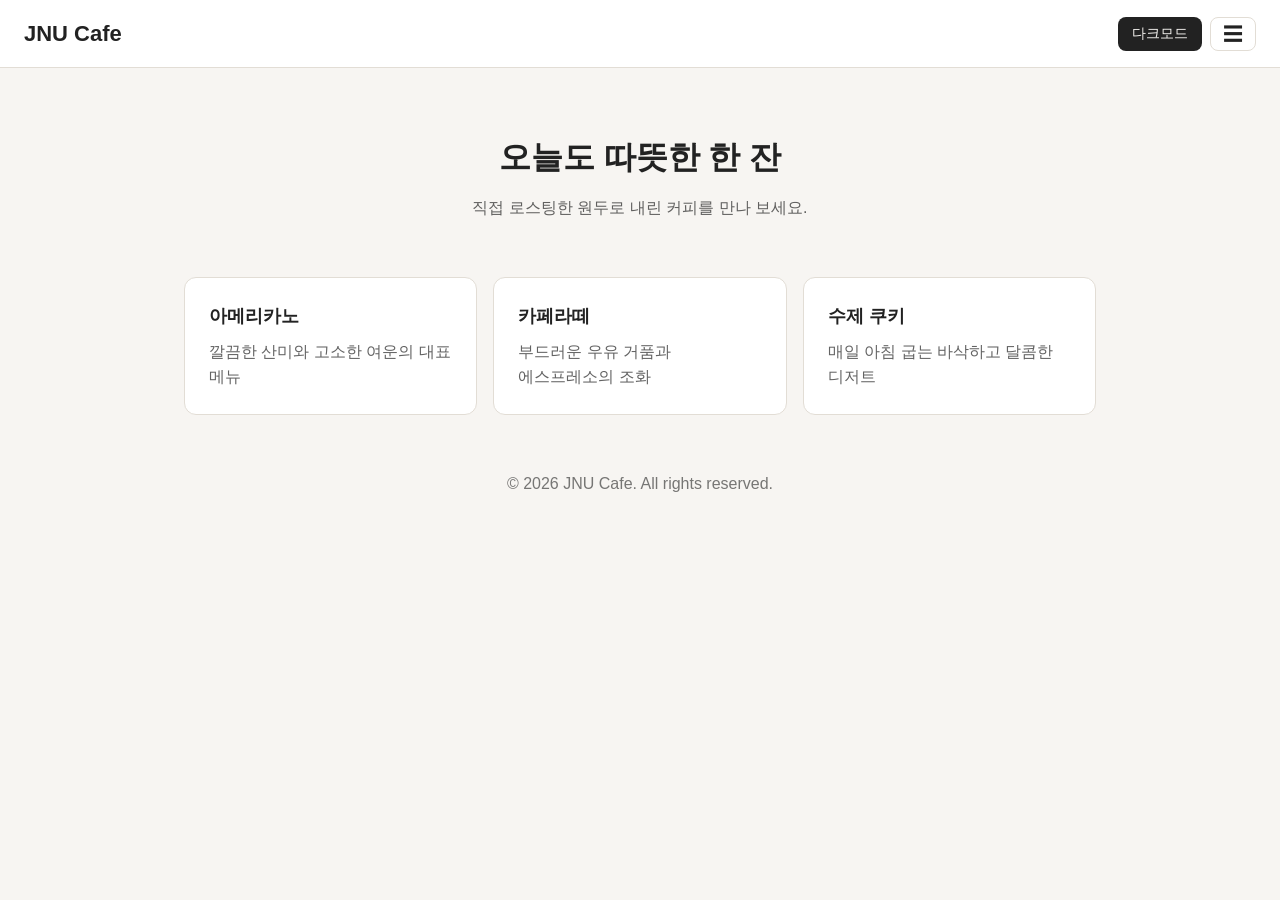
<file: week10/index.html>
<!DOCTYPE html>
<html lang="ko">
<head>
  <meta charset="UTF-8">
  <meta name="viewport" content="width=device-width, initial-scale=1.0">
  <title>10주차 실습 미션 - 햄버거 메뉴 · 다크모드 버튼</title>

  <style>
    /* ===== 기본 스타일 (수정 금지) ===== */
    * { margin: 0; padding: 0; box-sizing: border-box; }

    body {
      font-family: 'Noto Sans KR', sans-serif;
      line-height: 1.6;
      word-break: keep-all;
      background: var(--bg);
      color: var(--text);
    }

    ul { list-style: none; }
    a { color: inherit; text-decoration: none; }

    .header {
      display: flex;
      flex-wrap: wrap;
      align-items: center;
      justify-content: space-between;
      padding: 16px 24px;
      background: var(--card);
      border-bottom: 1px solid var(--border);
    }
    .logo { font-size: 22px; font-weight: 700; }
    .header-right { display: flex; align-items: center; gap: 8px; }
    .gnb { flex-basis: 100%; }

    .hero { padding: 64px 24px 32px; text-align: center; }
    .hero h1 { font-size: 32px; margin-bottom: 12px; }
    .hero p { opacity: 0.7; }

    .card-list {
      display: grid;
      grid-template-columns: repeat(auto-fit, minmax(240px, 1fr));
      gap: 16px;
      max-width: 960px;
      margin: 0 auto;
      padding: 24px;
    }
    .card {
      padding: 24px;
      background: var(--card);
      border: 1px solid var(--border);
      border-radius: 12px;
    }
    .card h2 { font-size: 18px; margin-bottom: 8px; }
    .card p { opacity: 0.7; }

    .footer { padding: 32px 24px; text-align: center; opacity: 0.6; }


    /* ===== 여기부터 실습 과제 작성 ===== */

    /* [미션 1-2] 햄버거 메뉴 CSS
       - .menu-btn : 메뉴 버튼 스타일
       - .gnb : 평소에는 숨김
       - .gnb.open : open 클래스가 붙으면 표시 */
    .menu-btn {
      padding: 6px 12px;
      font-family: inherit;
      font-size: 20px;
      line-height: 1;
      background: none;
      color: var(--text);
      border: 1px solid var(--border);
      border-radius: 8px;
      cursor: pointer;
    }

    .gnb {
      display: none;
    }

    .gnb.open {
      display: block;
    }

    .gnb ul {
      padding-top: 12px;
    }

    .gnb a {
      display: block;
      padding: 10px 4px;
      border-top: 1px solid var(--border);
    }


    /* [미션 2-2] 다크모드 CSS
       - :root : 변수 정의 (--bg, --card, --text, --border) 라이트 색상
       - body.dark-mode : 같은 변수의 다크 색상으로 덮어쓰기
       - .theme-btn : 다크모드 버튼 스타일 */
    :root {
      --bg: #f7f5f2;
      --card: #ffffff;
      --text: #222222;
      --border: #e2ddd5;
    }

    body.dark-mode {
      --bg: #121212;
      --card: #1e1e1e;
      --text: #eeeeee;
      --border: #333333;
    }

    .theme-btn {
      padding: 8px 14px;
      font-family: inherit;
      font-size: 14px;
      background: var(--text);
      color: var(--bg);
      border: none;
      border-radius: 8px;
      cursor: pointer;
    }

  </style>
</head>
<body>

  <header class="header">
    <a class="logo" href="#">JNU Cafe</a>

    <div class="header-right">
      <!-- [미션 2-1] 다크모드 버튼 HTML (class="theme-btn", 문구: 다크모드) -->
      <button class="theme-btn" type="button">다크모드</button>

      <!-- [미션 1-1] 햄버거 메뉴 버튼 HTML (class="menu-btn", 문구: ☰ 문자를 복사해서 사용) -->
      <button class="menu-btn" type="button" aria-label="메뉴 열기">☰</button>
    </div>

    <!-- [미션 1-1] 메뉴 nav HTML (class="gnb", 메뉴 4개: 홈 · 메뉴 · 매장 안내 · 문의) -->
    <nav class="gnb">
      <ul>
        <li><a href="#">홈</a></li>
        <li><a href="#">메뉴</a></li>
        <li><a href="#">매장 안내</a></li>
        <li><a href="#">문의</a></li>
      </ul>
    </nav>
  </header>

  <main>
    <section class="hero">
      <h1>오늘도 따뜻한 한 잔</h1>
      <p>직접 로스팅한 원두로 내린 커피를 만나 보세요.</p>
    </section>

    <section class="card-list">
      <article class="card">
        <h2>아메리카노</h2>
        <p>깔끔한 산미와 고소한 여운의 대표 메뉴</p>
      </article>
      <article class="card">
        <h2>카페라떼</h2>
        <p>부드러운 우유 거품과 에스프레소의 조화</p>
      </article>
      <article class="card">
        <h2>수제 쿠키</h2>
        <p>매일 아침 굽는 바삭하고 달콤한 디저트</p>
      </article>
    </section>
  </main>

  <footer class="footer">
    <p>&copy; 2026 JNU Cafe. All rights reserved.</p>
  </footer>


  <script>
    /* ===== 여기부터 실습 과제 작성 ===== */

    /* [미션 1-3] 햄버거 메뉴 JS
       - 메뉴 버튼과 .gnb 요소를 변수에 저장
       - 버튼을 클릭하면 .gnb 에 open 클래스 켜기/끄기 */
    const menuBtn = document.querySelector('.menu-btn');
    const gnb = document.querySelector('.gnb');

    menuBtn.addEventListener('click', function () {
      gnb.classList.toggle('open');
    });


    /* [미션 2-3] 다크모드 버튼 JS
       - 다크모드 버튼을 변수에 저장
       - 버튼을 클릭하면 body 에 dark-mode 클래스 켜기/끄기
       - 현재 모드에 맞게 버튼 문구 바꾸기 (다크모드 ↔ 라이트모드) */
    const themeBtn = document.querySelector('.theme-btn');
    const body = document.querySelector('body');

    themeBtn.addEventListener('click', function () {
      body.classList.toggle('dark-mode');

      if (body.classList.contains('dark-mode')) {
        themeBtn.textContent = '라이트모드';
      } else {
        themeBtn.textContent = '다크모드';
      }
    });

  </script>
</body>
</html>
</file>
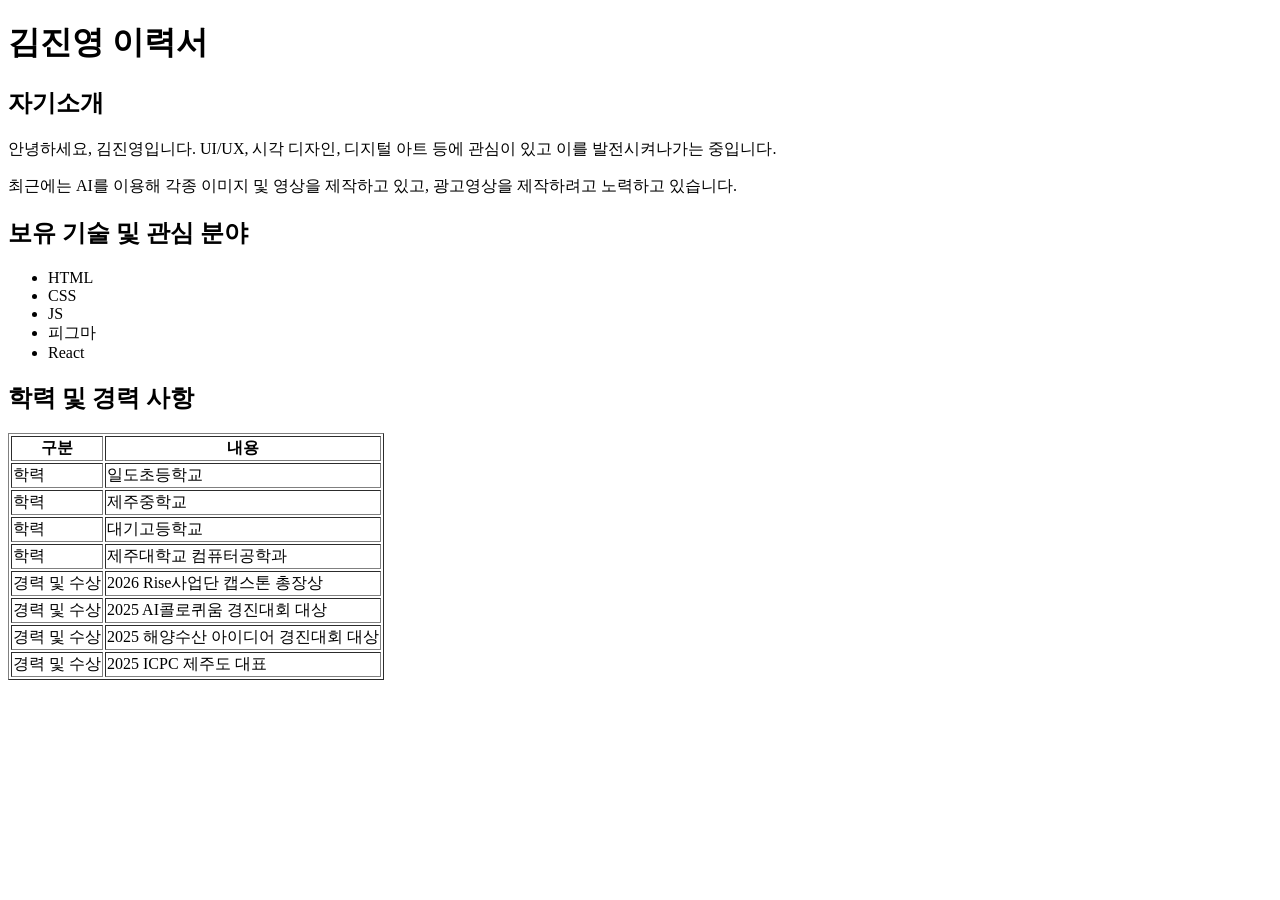
<file: week2/index.html>
<!DOCTYPE html>
<html>
<head>
<meta charset="UTF-8">
<title>김진영 이력서</title>
</head>
<body>
    <h1>김진영 이력서</h1>
    
    <h2>자기소개</h2>
    <p>안녕하세요, 김진영입니다. UI/UX, 시각 디자인, 디지털 아트 등에 관심이 있고 이를 발전시켜나가는 중입니다.</p>
    <p>최근에는 AI를 이용해 각종 이미지 및 영상을 제작하고 있고, 광고영상을 제작하려고 노력하고 있습니다. </p>
    <h2>보유 기술 및 관심 분야</h2>
    <ul>
        <li>HTML</li>
        <li>CSS</li>
        <li>JS</li>
        <li>피그마</li>
        <li>React</li>
    </ul>
    
    <h2>학력 및 경력 사항</h2>
    <table border="1">
        <thead>
            <tr>
                <th>구분</th>
                <th>내용</th>
            </tr>
        </thead>
        <tbody>
            <tr>
                <td>학력</td>
                <td>일도초등학교</td>
            </tr>
            <tr>
                <td>학력</td>
                <td>제주중학교</td>
            </tr>
            <tr>
                <td>학력</td>
                <td>대기고등학교</td>
            </tr>
            <tr>
                <td>학력</td>
                <td>제주대학교 컴퓨터공학과</td>
            </tr>
            <tr>
                <td>경력 및 수상</td>
                <td>2026 Rise사업단 캡스톤 총장상</td>
            </tr>
            <tr>
                <td>경력 및 수상</td>
                <td>2025 AI콜로퀴움 경진대회 대상</td>
            </tr>
            <tr>
                <td>경력 및 수상</td>
                <td>2025 해양수산 아이디어 경진대회 대상</td>
            </tr>
            <tr>
                <td>경력 및 수상</td>
                <td>2025 ICPC 제주도 대표</td>
            </tr>
        </tbody>
    </table>
</body>
</html>
</file>
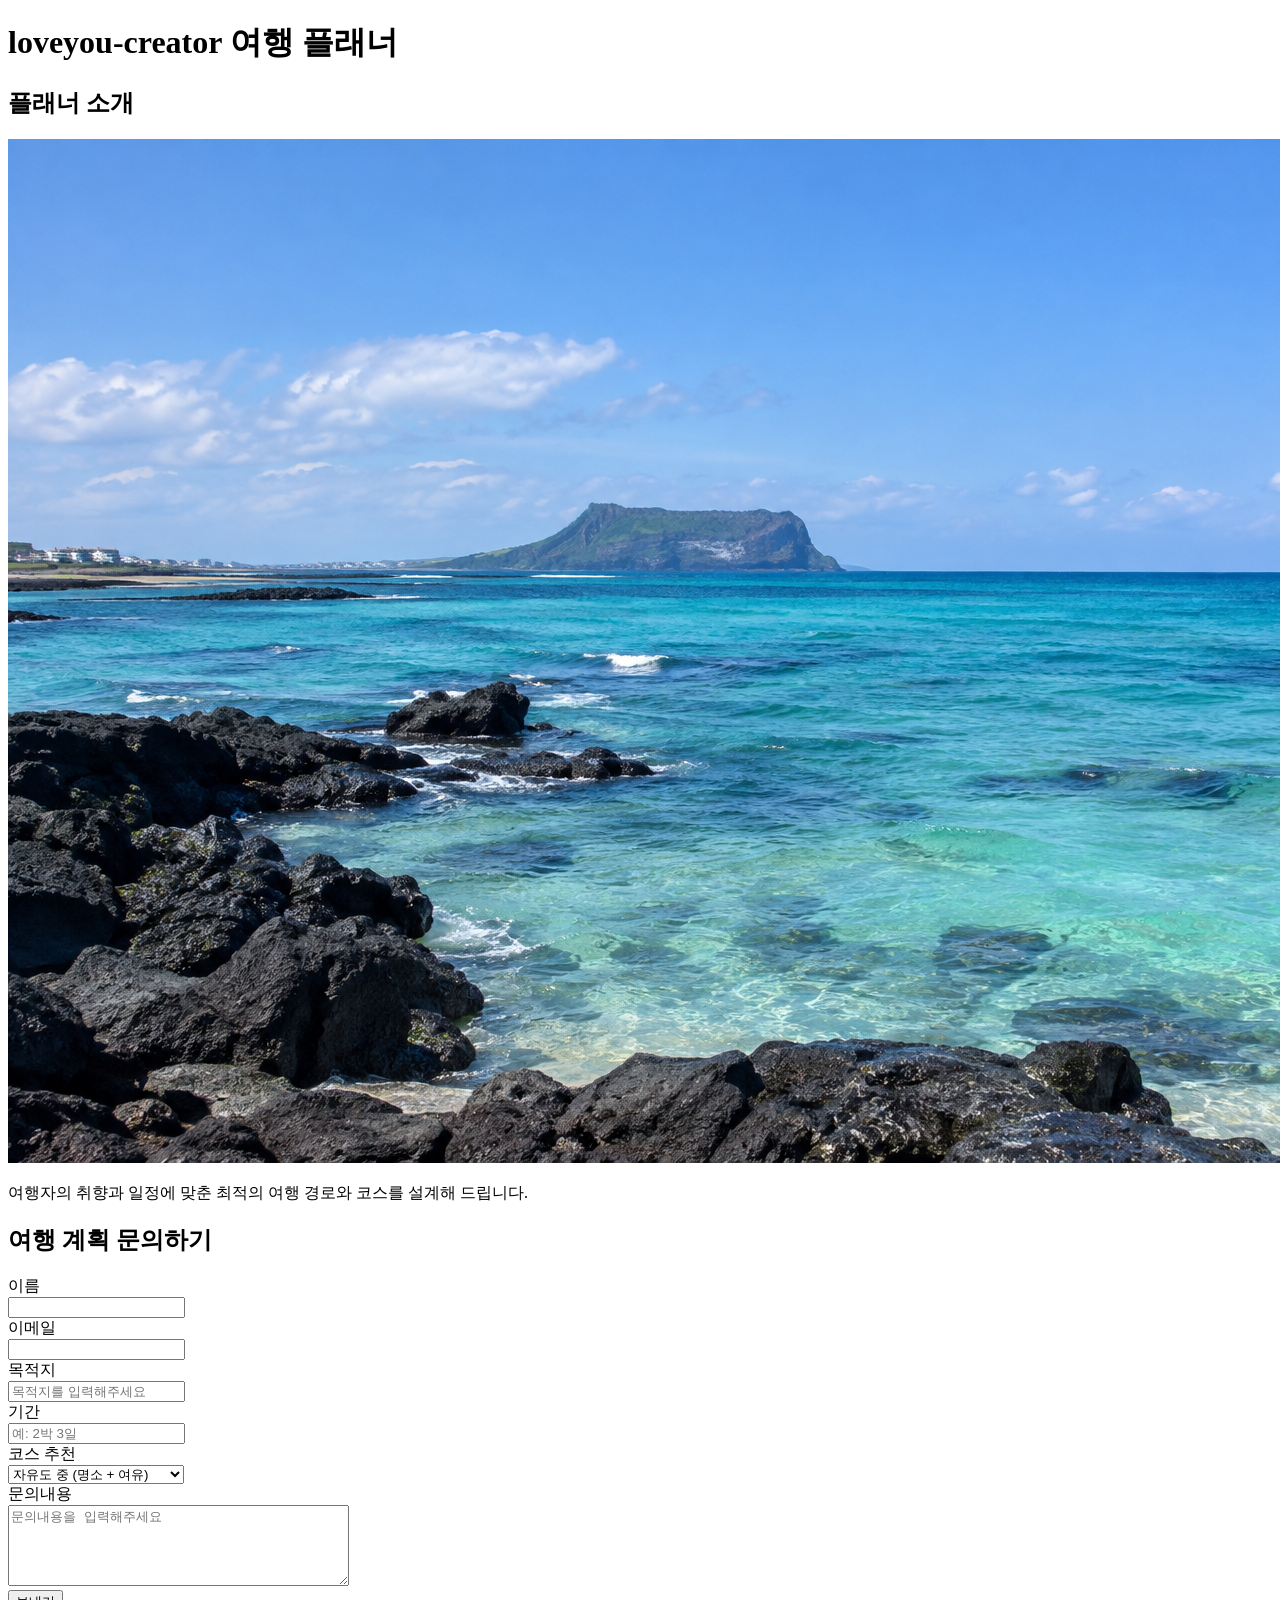
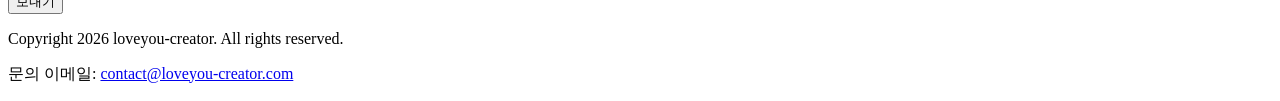
<file: week3/index.html>
<!DOCTYPE html>
<html lang="ko">
<head>
  <meta charset="UTF-8">
  <title>loveyou-creator 맞춤형 여행 계획 문의</title>
  <meta name="description" content="loveyou-creator의 맞춤형 여행 일정 및 코스 추천 문의 페이지입니다.">
  <meta property="og:title" content="loveyou-creator 맞춤형 여행 계획 문의">
  <meta property="og:description" content="원하는 여행 목적지와 코스 자유도에 맞춘 맞춤형 여행 플랜을 신청하세요.">
  <meta property="og:url" content="https://loveyou-creator.github.io/web-practice-2026/week3">
</head>
<body>
  <header>
    <h1>loveyou-creator 여행 플래너</h1>
  </header>

  <main>
    <section>
      <h2>플래너 소개</h2>
      <img src="profile.png" alt="loveyou-creator 여행 플래너 대표 프로필 이미지">
      <p>여행자의 취향과 일정에 맞춘 최적의 여행 경로와 코스를 설계해 드립니다.</p>
    </section>

    <section>
      <h2>여행 계획 문의하기</h2>
      <form method="post">
        <label for="name">이름</label><br>
        <input type="text" id="name" name="name" required>
        <br>

        <label for="email">이메일</label><br>
        <input type="email" id="email" name="email" required>
        <br>

        <label for="destination">목적지</label><br>
        <input type="text" id="destination" name="destination" placeholder="목적지를 입력해주세요" required>
        <br>

        <label for="period">기간</label><br>
        <input type="text" id="period" name="period" placeholder="예: 2박 3일" required>
        <br>

        <label for="course">코스 추천</label><br>
        <select id="course" name="course">
          <option value="low">자유도 하 (밀착 풀코스)</option>
          <option value="medium" selected>자유도 중 (명소 + 여유)</option>
          <option value="high">자유도 상 (자유 일정 중심)</option>
          <option value="healing">힐링 및 휴양 코스</option>
          <option value="gourmet">맛집 탐방 코스</option>
        </select>
        <br>

        <label for="message">문의내용</label><br>
        <textarea id="message" name="message" rows="5" cols="40" placeholder="문의내용을 입력해주세요" required></textarea>
        <br>

        <button type="submit">보내기</button>
      </form>
    </section>
  </main>

  <footer>
    <p>Copyright 2026 loveyou-creator. All rights reserved.</p>
    <p>문의 이메일: <a href="mailto:contact@loveyou-creator.com">contact@loveyou-creator.com</a></p>
  </footer>
</body>
</html>
</file>
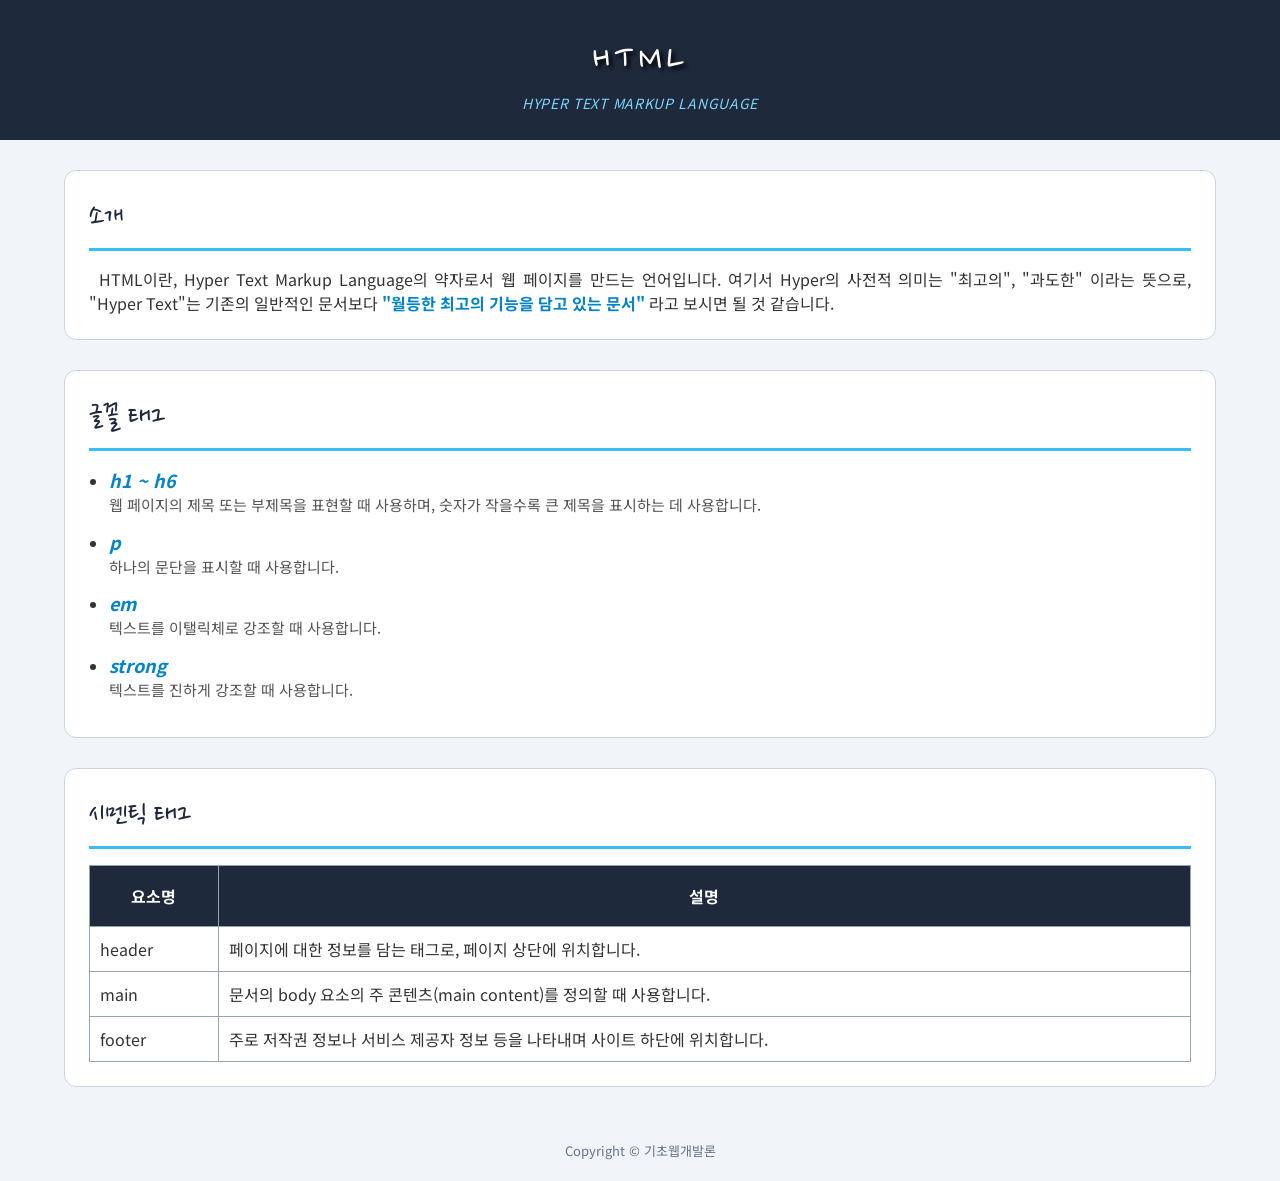
<file: week4/index.html>
<!doctype html>
<html lang="ko">
  <head>
    <meta charset="UTF-8" />
    <meta name="viewport" content="width=device-width, initial-scale=1.0" />
    <title>나만의 프로필 카드 - Week 4</title>

    <!-- 구글 웹 폰트 연결 (Nanum Pen Script, Noto Sans KR) -->
    <link rel="preconnect" href="https://fonts.googleapis.com" />
    <link rel="preconnect" href="https://fonts.gstatic.com" crossorigin />
    <link
      href="https://fonts.googleapis.com/css2?family=Nanum+Pen+Script&family=Noto+Sans+KR:wght@100..900&display=swap"
      rel="stylesheet"
    />

    <!-- Internal Style Sheet -->
    <style>
      /* ========== 기본 스타일 초기화 ========== */ /*주석을 달아보라고 하셔서 최대한 구분해서 작성해보았습니다.*/
      * {
        margin: 0;
        padding: 0;
      }

      body {
        /* 본문 웹 폰트 */
        font-family: 'Noto Sans KR', sans-serif;
        font-size: 16px;
        line-height: 1.5;
        color: #333;
        background-color: #f1f5f9;
      }

      /* ========== Header ========== */
      header {
        height: 80px;
        padding: 30px 20px;
        background-color: #1e293b;
        color: #fff;
        text-align: center;
      }

      /* 제목 웹 폰트 (손글씨체) */
      h1,
      h2 {
        font-family: 'Nanum Pen Script', cursive;
        font-weight: 400;
      }

      header h1 {
        font-size: 40px;
        letter-spacing: 0.1em;
        text-shadow: 3px 3px 4px #000;
      }

      header span {
        font-size: 14px;
        font-style: italic;
        text-transform: uppercase;
        letter-spacing: 0.05em;
        color: #7dd3fc;
      }

      /* ========== Main - 섹션 카드 ========== */
      main > section {
        box-sizing: border-box;
        width: 90%;
        margin: 30px 5%;
        padding: 24px;
        border: 1px solid #cbd5e1;
        border-radius: 12px;
        background-color: #fff;
      }

      h2 {
        margin-bottom: 16px;
        padding-bottom: 8px;
        border-bottom: 3px solid #38bdf8;
        font-size: 30px;
        color: #1e293b;
      }

      /* 소개 섹션 */
      .intro p {
        text-indent: 10px;
        text-align: justify;
      }

      .intro strong {
        color: #0284c7;
      }

      /* 글꼴 태그 목록 */
      .tag-list {
        padding-left: 20px;
      }

      .tag-list li {
        margin-bottom: 12px;
      }

      .tag-list li em {
        font-size: 18px;
        font-weight: bold;
        color: #0284c7;
      }

      .tag-list li p {
        font-size: 15px;
        color: #555;
      }

      /* 시멘틱 태그 표 */
      .semantic-table {
        width: 100%;
        border: 1px solid #222;
        border-collapse: collapse;
      }

      .semantic-table th,
      .semantic-table td {
        border: 1px solid #94a3b8;
        padding: 10px;
      }

      .semantic-table th {
        height: 40px;
        background-color: #1e293b;
        color: #fff;
      }

      .semantic-table tbody tr:hover {
        background-color: #e0f2fe;
      }

      /* ========== Footer ========== */
      footer {
        padding: 20px;
        text-align: center;
      }

      footer small {
        font-size: 13px;
        color: #64748b;
      }
    </style>
  </head>
  <body>
    <header>
      <h1>HTML</h1>
      <span>Hyper Text Markup Language</span>
    </header>
    <main>
      <section class="intro">
        <h2>소개</h2>
        <p>
          HTML이란, Hyper Text Markup Language의 약자로서 웹 페이지를 만드는
          언어입니다. 여기서 Hyper의 사전적 의미는 "최고의", "과도한" 이라는
          뜻으로, "Hyper Text"는 기존의 일반적인 문서보다
          <strong>"월등한 최고의 기능을 담고 있는 문서"</strong> 라고 보시면 될
          것 같습니다.
        </p>
      </section>

      <section>
        <h2>글꼴 태그</h2>
        <ul class="tag-list">
          <li>
            <em>h1 ~ h6</em>
            <p>
              웹 페이지의 제목 또는 부제목을 표현할 때 사용하며, 숫자가
              작을수록 큰 제목을 표시하는 데 사용합니다.
            </p>
          </li>
          <li>
            <em>p</em>
            <p>하나의 문단을 표시할 때 사용합니다.</p>
          </li>
          <li>
            <em>em</em>
            <p>텍스트를 이탤릭체로 강조할 때 사용합니다.</p>
          </li>
          <li>
            <em>strong</em>
            <p>텍스트를 진하게 강조할 때 사용합니다.</p>
          </li>
        </ul>
      </section>

      <section>
        <h2>시멘틱 태그</h2>
        <table class="semantic-table">
          <thead>
            <tr>
              <th scope="col">요소명</th>
              <th scope="col">설명</th>
            </tr>
          </thead>
          <tbody>
            <tr>
              <td>header</td>
              <td>
                페이지에 대한 정보를 담는 태그로, 페이지 상단에 위치합니다.
              </td>
            </tr>
            <tr>
              <td>main</td>
              <td>
                문서의 body 요소의 주 콘텐츠(main content)를 정의할 때
                사용합니다.
              </td>
            </tr>
            <tr>
              <td>footer</td>
              <td>
                주로 저작권 정보나 서비스 제공자 정보 등을 나타내며 사이트
                하단에 위치합니다.
              </td>
            </tr>
          </tbody>
        </table>
      </section>
    </main>
    <footer>
      <small>Copyright &copy; 기초웹개발론</small>
    </footer>
  </body>
</html>
</file>
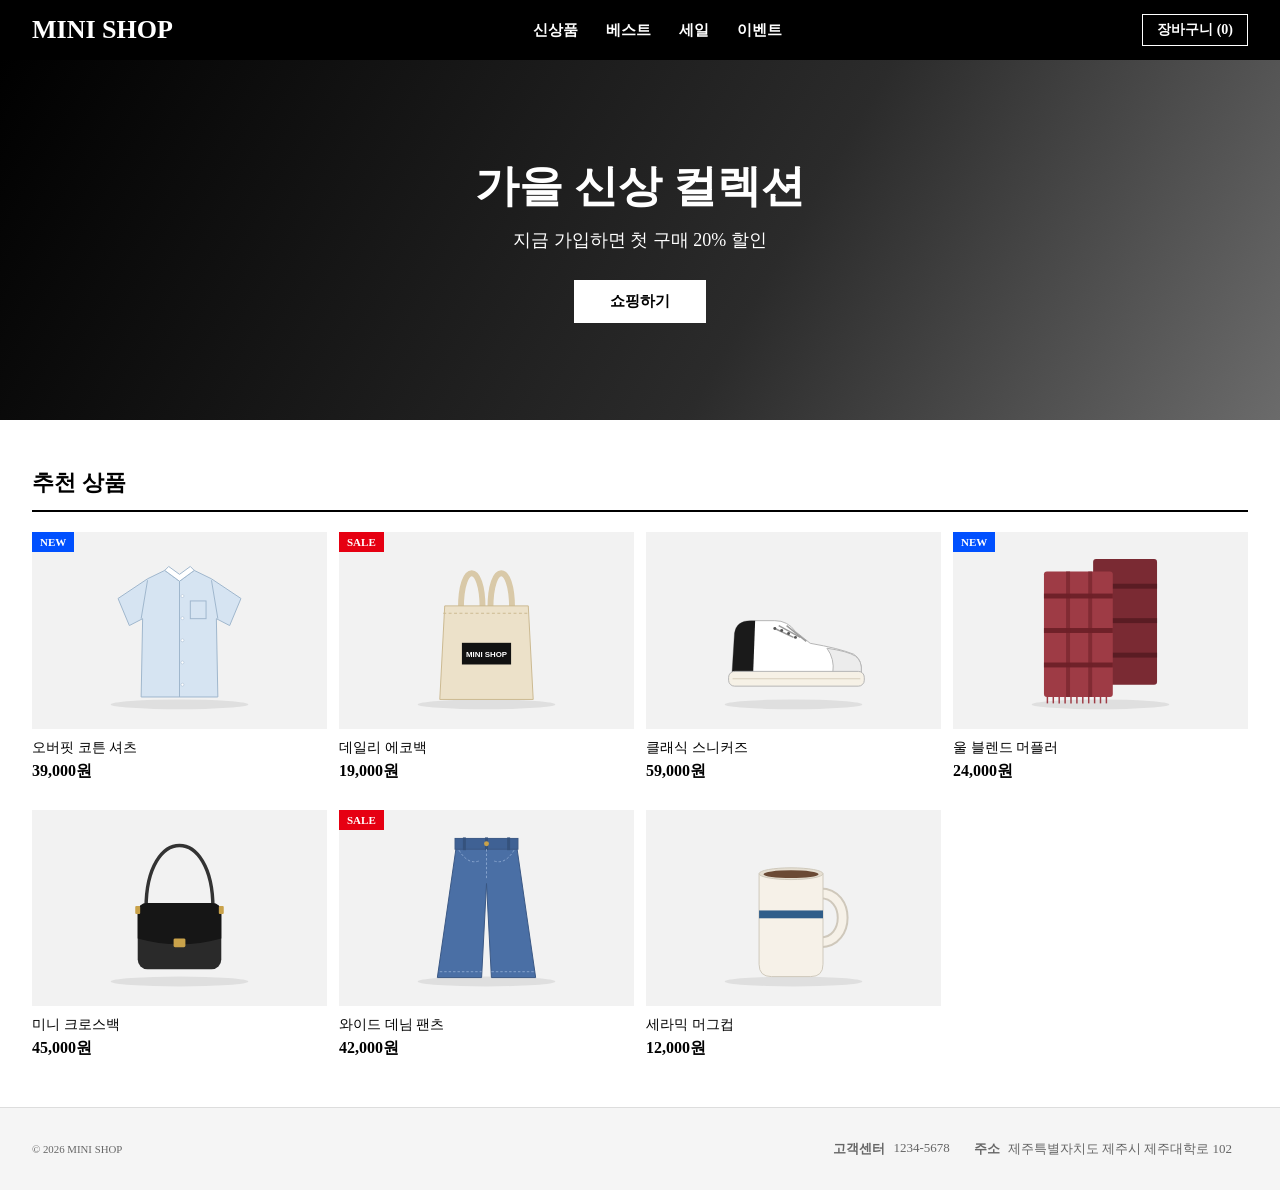
<file: week5/index.html>
<!doctype html>
<html lang="ko">
  <head>
    <meta charset="UTF-8">
    <meta name="viewport" content="width=device-width, initial-scale=1.0">
    <title>MINI SHOP</title>
    <!-- External Style Sheet 연결 -->
    <link rel="stylesheet" href="style.css">
  </head>

  <body>
    <!-- 헤더 -->
    <header class="closet-topbar">
      <h1 class="closet-logo">
        <a href="#">MINI SHOP</a>
      </h1>
      <nav class="closet-tabs">
        <ul>
          <li><a href="#">신상품</a></li>
          <li><a href="#">베스트</a></li>
          <li><a href="#">세일</a></li>
          <li><a href="#">이벤트</a></li>
        </ul>
      </nav>
      <a href="#" class="closet-bag">장바구니 (0)</a>
    </header>

    <main>
      <!-- 메인 배너 -->
      <section id="lookbook" class="lookbook-banner">
        <h2>가을 신상 컬렉션</h2>
        <p>지금 가입하면 첫 구매 20% 할인</p>
        <a href="#" class="lookbook-cta">쇼핑하기</a>
      </section>

      <!-- 상품 목록 -->
      <section id="rack" class="rack-section">
        <h2>추천 상품</h2>
        <ul class="rack-grid">
          <li class="hanger-card">
            <span class="badge badge--new">NEW</span>
            <img src="images/cotton-shirt.svg" alt="오버핏 코튼 셔츠">
            <strong class="hanger-name">오버핏 코튼 셔츠</strong>
            <span class="hanger-price">39,000원</span>
          </li>
          <li class="hanger-card">
            <span class="badge badge--sale">SALE</span>
            <img src="images/daily-ecobag.svg" alt="데일리 에코백">
            <strong class="hanger-name">데일리 에코백</strong>
            <span class="hanger-price">19,000원</span>
          </li>
          <li class="hanger-card">
            <img src="images/classic-sneakers.svg" alt="클래식 스니커즈">
            <strong class="hanger-name">클래식 스니커즈</strong>
            <span class="hanger-price">59,000원</span>
          </li>
          <li class="hanger-card">
            <span class="badge badge--new">NEW</span>
            <img src="images/wool-muffler.svg" alt="울 블렌드 머플러">
            <strong class="hanger-name">울 블렌드 머플러</strong>
            <span class="hanger-price">24,000원</span>
          </li>
          <li class="hanger-card">
            <img src="images/mini-crossbag.svg" alt="미니 크로스백">
            <strong class="hanger-name">미니 크로스백</strong>
            <span class="hanger-price">45,000원</span>
          </li>
          <li class="hanger-card">
            <span class="badge badge--sale">SALE</span>
            <img src="images/wide-denim.svg" alt="와이드 데님 팬츠">
            <strong class="hanger-name">와이드 데님 팬츠</strong>
            <span class="hanger-price">42,000원</span>
          </li>
          <li class="hanger-card">
            <img src="images/ceramic-mug.svg" alt="세라믹 머그컵">
            <strong class="hanger-name">세라믹 머그컵</strong>
            <span class="hanger-price">12,000원</span>
          </li>
        </ul>
      </section>
    </main>

    <!-- 푸터 -->
    <footer>
      <small>© 2026 MINI SHOP</small>
      <dl>
        <dt>고객센터</dt>
        <dd>1234-5678</dd>
        <dt>주소</dt>
        <dd>제주특별자치도 제주시 제주대학로 102</dd>
      </dl>
    </footer>
  </body>
</html>
</file>
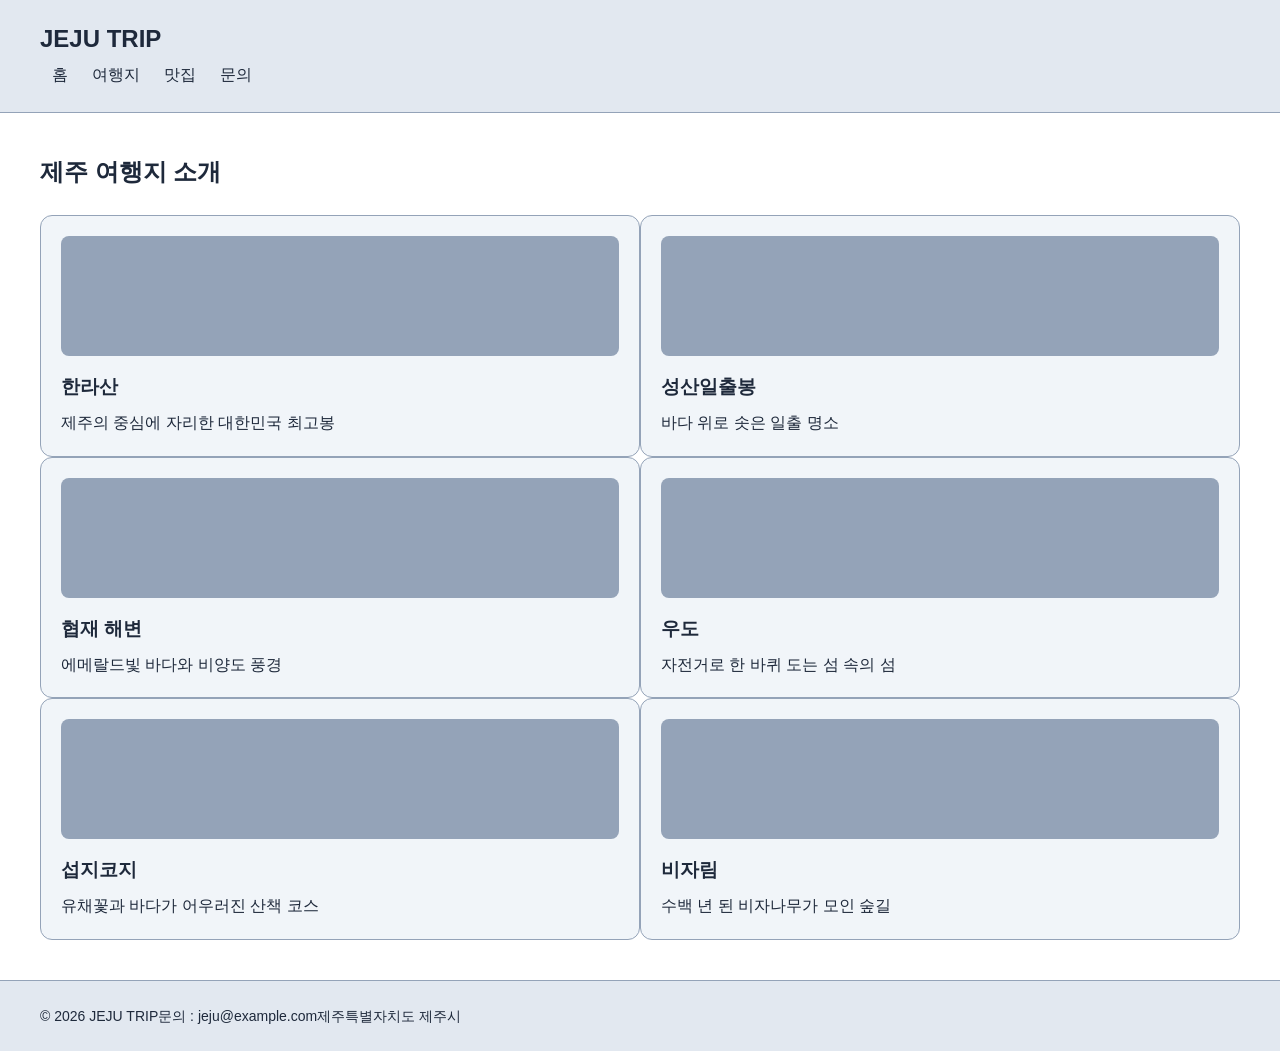
<file: week8/index.html>
<!DOCTYPE html>
<html lang="ko">
<head>
  <meta charset="UTF-8">
  <!-- [viewport] 여기에 viewport 메타 태그를 선언하세요 -->
  <meta name="viewport" content="width=device-width, initial-scale=1">

  <title>제주 여행지 소개</title>

  <style>
    /* ============================================================
        기본 스타일 - 이 영역은 수정하지 않습니다
       ============================================================ */
    * { margin: 0; padding: 0; box-sizing: border-box; }

    body {
      font-family: "Noto Sans KR", "Malgun Gothic", sans-serif;
      font-size: 16px;
      line-height: 1.6;
    }

    header {
      padding: 20px 40px;
      border-bottom: 1px solid #94a3b8;
    }
    .logo { font-size: 24px; }
    .menu { list-style: none; }
    .menu li { padding: 4px 12px; }
    .menu a { color: inherit; text-decoration: none; }

    main { padding: 40px; }
    main h2 { margin-bottom: 24px; }

    .card-list { list-style: none; }
    .card {
      padding: 20px;
      border: 1px solid #94a3b8;
      border-radius: 12px;
    }
    .thumb {
      height: 120px;
      margin-bottom: 16px;
      border-radius: 8px;
      background: #94a3b8;
    }
    .card h3 { margin-bottom: 8px; }

    footer {
      padding: 24px 40px;
      border-top: 1px solid #94a3b8;
      font-size: 14px;
    }


    /* ============================================================
        여기부터 실습 과제 작성 ( 적용 값은 JNUclass 과제 안내 확인 )
      ============================================================ */

    /* [flex 레이아웃] body, main */
    body {
      display: flex;
      flex-direction: column;
      min-height: 100vh;
    }
    main { flex: 1; }

    /* [PC 기준] GNB ( .menu ), 카드 그리드 ( .card-list ), 푸터 ( footer ) */
    .menu {
      display: flex;
      flex-direction: row;
      font-size: 18px;
    }
    .card-list {
      display: grid;
      grid-template-columns: repeat(3, 1fr);
    }
    footer {
      display: flex;
      flex-direction: row;
    }

    /* [태블릿] 미디어 쿼리 (중단점) 및 디자인 적용 */
    @media (max-width: 1439px) {
      .menu { font-size: 16px; }
      .card-list { grid-template-columns: repeat(2, 1fr); }
    }

    /* [모바일] 미디어 쿼리 (중단점) 및 디자인 적용 */
    @media (max-width: 767px) {
      .menu {
        flex-direction: column;
        font-size: 14px;
      }
      .card-list { grid-template-columns: 1fr; }
      footer { flex-direction: column; }
    }

    /* [다크모드] 미디어 쿼리 및 CSS 변수 방식 적용 */
    :root {
      --bg: #ffffff;
      --text: #1e293b;
      --header-bg: #e2e8f0;
      --card-bg: #f1f5f9;
    }
    @media (prefers-color-scheme: dark) {
      :root {
        --bg: #0f172a;
        --text: #e2e8f0;
        --header-bg: #334155;
        --card-bg: #1e293b;
      }
    }
    body {
      background: var(--bg);
      color: var(--text);
    }
    header, footer { background: var(--header-bg); }
    .card { background: var(--card-bg); }

  </style>
</head>
<body>

  <header>
    <h1 class="logo">JEJU TRIP</h1>
    <nav>
      <ul class="menu">
        <li><a href="#">홈</a></li>
        <li><a href="#">여행지</a></li>
        <li><a href="#">맛집</a></li>
        <li><a href="#">문의</a></li>
      </ul>
    </nav>
  </header>

  <main>
    <h2>제주 여행지 소개</h2>
    <ul class="card-list">
      <li class="card">
        <div class="thumb"></div>
        <h3>한라산</h3>
        <p>제주의 중심에 자리한 대한민국 최고봉</p>
      </li>
      <li class="card">
        <div class="thumb"></div>
        <h3>성산일출봉</h3>
        <p>바다 위로 솟은 일출 명소</p>
      </li>
      <li class="card">
        <div class="thumb"></div>
        <h3>협재 해변</h3>
        <p>에메랄드빛 바다와 비양도 풍경</p>
      </li>
      <li class="card">
        <div class="thumb"></div>
        <h3>우도</h3>
        <p>자전거로 한 바퀴 도는 섬 속의 섬</p>
      </li>
      <li class="card">
        <div class="thumb"></div>
        <h3>섭지코지</h3>
        <p>유채꽃과 바다가 어우러진 산책 코스</p>
      </li>
      <li class="card">
        <div class="thumb"></div>
        <h3>비자림</h3>
        <p>수백 년 된 비자나무가 모인 숲길</p>
      </li>
    </ul>
  </main>

  <footer>
    <p>© 2026 JEJU TRIP</p>
    <p>문의 : jeju@example.com</p>
    <p>제주특별자치도 제주시</p>
  </footer>

</body>
</html>
</file>
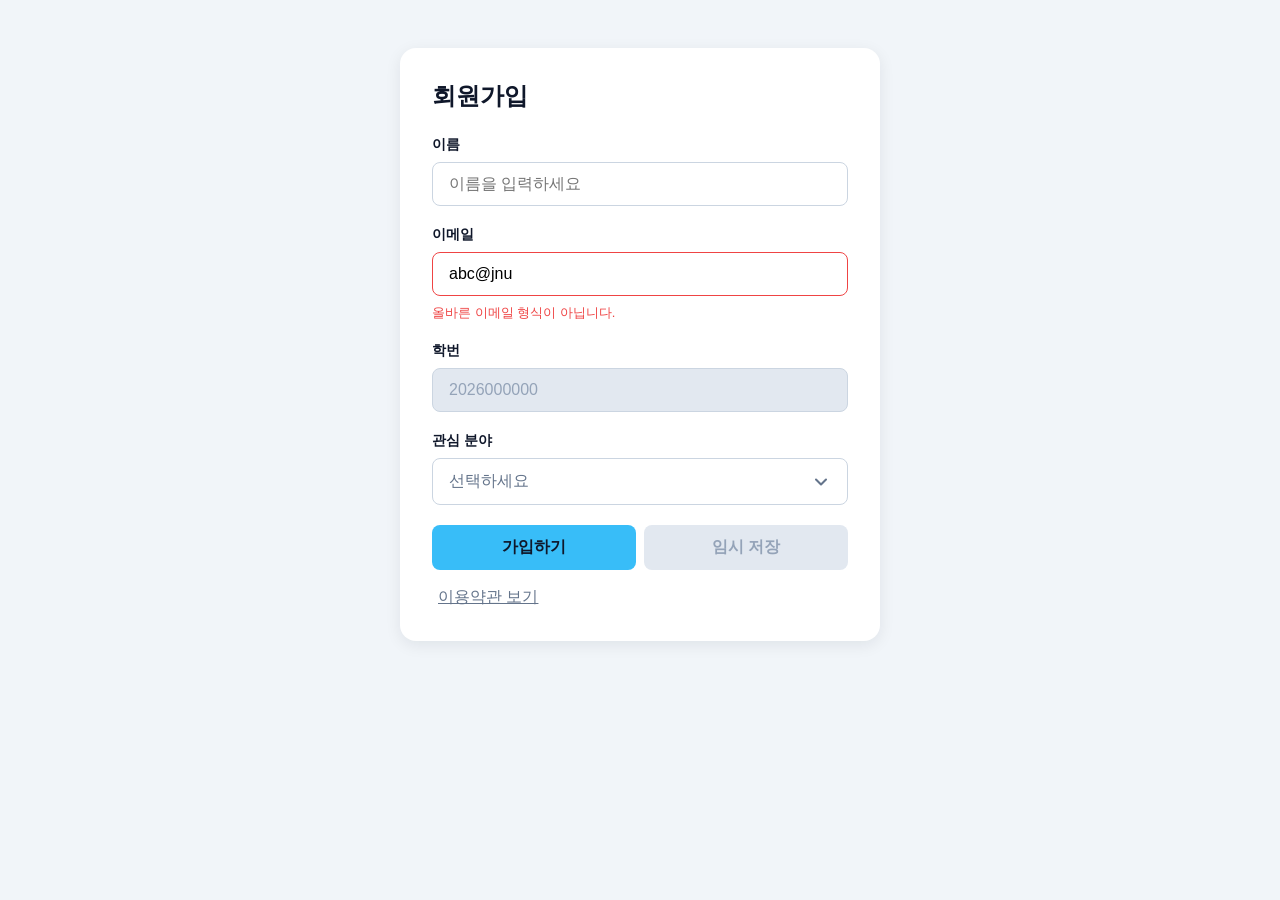
<file: week9/index.html>
<!DOCTYPE html>
<html lang="ko">
<head>
  <meta charset="UTF-8">
  <meta name="viewport" content="width=device-width, initial-scale=1.0">
  <title>9주차 실습 - 폼 · 콤보박스 · 모달</title>
  <style>
    /* ===== reset ===== */
    *, *::before, *::after { box-sizing: border-box; }
    body, h1, h2, p, ul { margin: 0; padding: 0; }
    ul { list-style: none; }
    button, input { font: inherit; }  

    /* ===== 기본 레이아웃 (수정 금지) ===== */
    body {
      font-family: 'Noto Sans KR', sans-serif;
      background: #f1f5f9;
      color: #0f172a;
      padding: 48px 16px;
    }
    .container {
      max-width: 480px;
      margin: 0 auto;
      padding: 32px;
      background: #fff;
      border-radius: 16px;
      box-shadow: 0 4px 16px rgba(15, 23, 42, 0.08);
    }
    h1 { font-size: 24px; margin-bottom: 24px; }
    .field { margin-bottom: 20px; }
    .field label {
      display: block;
      margin-bottom: 8px;
      font-size: 14px;
      font-weight: 700;
    }
    input {
      width: 100%;
      padding: 12px 16px;
      border: 1px solid #cbd5e1;
      border-radius: 8px;
    }
    .btn-row { display: flex; gap: 8px; margin-top: 8px; }
    .btn {
      flex: 1;
      padding: 12px;
      border: none;
      border-radius: 8px;
      background: #38bdf8;
      color: #0f172a;
      font-weight: 700;
      cursor: pointer;
    }
    .link-btn {
      margin-top: 16px;
      border: none;
      background: none;
      color: #64748b;
      text-decoration: underline;
      cursor: pointer;
    }

    /* ===== 여기부터 실습 과제 작성 ===== */

    /* [미션 1] 인풋 상태 스타일 (:focus · :disabled · .error · 오류 문구 표시) */
    input:focus {
      outline: none;
      border-color: #0284c7;
    }
    input:disabled {
      background: #e2e8f0;
      color: #94a3b8;
      cursor: not-allowed;
    }
    .msg {
      display: none;
      margin-top: 8px;
      font-size: 13px;
      color: #ef4444;
    }
    .error input { border-color: #ef4444; }
    .error .msg { display: block; }

    /* [미션 2] 버튼 상태 스타일 (:hover · :active · :disabled) */
    .btn:hover { background: #7dd3fc; }
    .btn:active {
      background: #0284c7;
      color: #fff;
    }
    .btn:disabled {
      background: #e2e8f0;
      color: #94a3b8;
      cursor: not-allowed;
    }

    /* [미션 3] 콤보박스 구조 · 목록 · 열림 상태 (relative · absolute 겹침 배치 · .open 목록 표시 · 화살표 회전) */
    .combo { position: relative; }
    .combo-btn {
      display: flex;
      justify-content: space-between;
      align-items: center;
      padding: 12px 16px;
      border: 1px solid #cbd5e1;
      border-radius: 8px;
      background: #fff;
      color: #64748b;
      cursor: pointer;
    }
    .combo-list {
      display: none;
      position: absolute;
      top: 100%;
      left: 0;
      width: 100%;
      background: #fff;
      border: 1px solid #cbd5e1;
      border-radius: 8px;
      overflow: hidden;
      z-index: 10;
    }
    .combo-list li {
      padding: 12px 16px;
      cursor: pointer;
    }
    .combo-list li:hover { background: #e0f2fe; }
    .combo.open .combo-list { display: block; }
    .combo.open .combo-btn img { transform: rotate(180deg); }

    /* [미션 4] 모달 딤드 · 박스 · 열림 상태 (position: fixed · flex 가운데 정렬 · .open 표시) */
    .modal {
      display: none;
      position: fixed;
      inset: 0;
      background: rgba(0, 0, 0, 0.6);
      justify-content: center;
      align-items: center;
      z-index: 100;
    }
    .modal.open { display: flex; }
    .modal-box {
      position: relative;
      width: 90%;
      max-width: 480px;
      padding: 32px;
      background: #fff;
      border-radius: 16px;
    }
    .modal-box h2 {
      font-size: 20px;
      margin-bottom: 12px;
    }
    .modal-box p {
      color: #475569;
      line-height: 1.6;
    }
    .close {
      position: absolute;
      top: 16px;
      right: 16px;
      padding: 0;
      border: none;
      background: none;
      cursor: pointer;
    }
    .close img { display: block; }

  </style>
</head>
<body>
  <div class="container">
    <h1>회원가입</h1>

    <div class="field">
      <label for="name">이름</label>
      <input type="text" id="name" placeholder="이름을 입력하세요">
    </div>

    <!-- [미션 1] 이메일 field 에 error 클래스와 오류 문구(.msg) 추가 -->
    <div class="field error">
      <label for="email">이메일</label>
      <input type="email" id="email" value="abc@jnu">
      <p class="msg">올바른 이메일 형식이 아닙니다.</p>
    </div>

    <!-- [미션 1] 학번 input 에 disabled 속성 추가 -->
    <div class="field">
      <label for="student-id">학번</label>
      <input type="text" id="student-id" value="2026000000" disabled>
    </div>

    <div class="field">
      <label>관심 분야</label>
      <!-- [미션 3] 여기에 div 콤보박스 작성 (.combo > .combo-btn + ul.combo-list) -->
      <!-- 화살표는 arrow.svg 를 img 로 삽입 -->
      <!-- .combo 에 open 클래스를 붙여 열림 상태 확인, 제출 시엔 open 클래스 없는 상태로 제출 -->
      <div class="combo">
        <div class="combo-btn">
          선택하세요
          <img src="arrow.svg" alt="">
        </div>
        <ul class="combo-list">
          <li>HTML</li>
          <li>CSS</li>
          <li>JavaScript</li>
        </ul>
      </div>
    </div>

    <div class="btn-row">
      <button class="btn">가입하기</button>
      <!-- [미션 2] 임시 저장 버튼에 disabled 속성 추가 -->
      <button class="btn" disabled>임시 저장</button>
    </div>

    <button class="link-btn">이용약관 보기</button>
  </div>

  <!-- [미션 4] 여기에 모달 작성 (.modal > .modal-box > button.close + h2 + p) -->
  <!-- 닫기 아이콘은 close.svg 를 button.closed안에 img로 삽입 -->
  <!-- .modal 에 open 클래스를 붙여 열림 상태 확인, 제출 시엔 open 클래스 없는 상태로 제출 -->
  <div class="modal">
    <div class="modal-box">
      <button class="close"><img src="close.svg" alt="닫기"></button>
      <h2>이용약관</h2>
      <p>서비스 이용을 위해 약관에 동의해 주세요. 가입 시 입력한 정보는 회원 관리 목적으로만 사용됩니다.</p>
    </div>
  </div>

</body>
</html>
</file>
<file: week5/style.css>
/* =========================================
   MINI SHOP - week5
   무신사 스타일 참고: 흑백 위주, 굵은 타이포, 촘촘한 상품 그리드
   ========================================= */

body {
  margin: 0;
  color: #000000;
  background-color: #ffffff;
}

/* -----------------------------------------
   1. 헤더 (closet-)
   position: sticky + z-index / flex 배치
   ----------------------------------------- */
.closet-topbar {
  position: sticky;
  top: 0;
  z-index: 100; /* 스크롤 시 position이 있는 배지(.badge)보다 위에 오도록 */
  display: flex;
  justify-content: space-between;
  align-items: center;
  height: 60px;
  padding: 0 32px;
  background-color: #000000;
}

.closet-logo {
  margin: 0;
  font-size: 26px;
  font-weight: 900;
}

.closet-logo a {
  color: #ffffff;
  text-decoration: none;
}

.closet-tabs ul {
  display: flex;
  gap: 28px;
  margin: 0;
  padding: 0;
  list-style: none;
}

.closet-tabs a {
  color: #ffffff;
  font-size: 15px;
  font-weight: 700;
  text-decoration: none;
}

.closet-bag {
  padding: 6px 14px;
  border: 1px solid #ffffff;
  color: #ffffff;
  font-size: 14px;
  font-weight: 700;
  text-decoration: none;
}

/* -----------------------------------------
   2. 메인 배너 (lookbook-)
   background 단축형(그라디언트) / flex로 상하좌우 가운데 정렬
   ----------------------------------------- */
.lookbook-banner {
  display: flex;
  flex-direction: column;
  justify-content: center;
  align-items: center;
  height: 360px;
  color: #ffffff;
  background: linear-gradient(120deg, #000000 0%, #2b2b2b 60%, #6b6b6b 100%);
}

.lookbook-banner h2 {
  margin: 0 0 12px;
  font-size: 44px;
  font-weight: 900;
}

.lookbook-banner p {
  margin: 0 0 28px;
  font-size: 18px;
}

.lookbook-cta {
  padding: 12px 36px;
  color: #000000;
  background-color: #ffffff;
  font-size: 15px;
  font-weight: 700;
  text-decoration: none;
}

/* -----------------------------------------
   3. 상품 목록 (rack-)
   grid로 한 줄에 4개씩 촘촘하게
   ----------------------------------------- */
.rack-section {
  padding: 48px 32px;
}

.rack-section h2 {
  margin: 0 0 20px;
  padding-bottom: 12px;
  border-bottom: 2px solid #000000;
  font-size: 22px;
  font-weight: 900;
}

.rack-grid {
  display: grid;
  grid-template-columns: repeat(4, 1fr);
  gap: 28px 12px; /* 행 간격 28px, 열 간격 12px */
  margin: 0;
  padding: 0;
  list-style: none;
}

/* -----------------------------------------
   4. 상품 카드 (hanger-) + 배지
   카드 relative 기준 → 배지 absolute로 왼쪽 상단 배치
   ----------------------------------------- */
.hanger-card {
  position: relative;
}

.hanger-card img {
  display: block;
  width: 100%;
}

.hanger-name {
  display: block;
  margin-top: 10px;
  font-size: 14px;
  font-weight: 400;
}

.hanger-price {
  display: block;
  margin-top: 4px;
  font-size: 16px;
  font-weight: 900;
}

.badge {
  position: absolute;
  top: 0;
  left: 0;
  padding: 4px 8px;
  color: #ffffff;
  font-size: 11px;
  font-weight: 700;
}

.badge--sale {
  background-color: #e60012;
}

.badge--new {
  background-color: #0050ff;
}

/* -----------------------------------------
   5. 푸터
   flex로 저작권 / 고객 정보 양쪽 배치
   ----------------------------------------- */
footer {
  display: flex;
  justify-content: space-between;
  align-items: center;
  padding: 32px;
  border-top: 1px solid #dddddd;
  color: #666666;
  background-color: #f5f5f5;
  font-size: 13px;
}

footer dl {
  display: flex;
  gap: 8px;
  margin: 0;
}

footer dt {
  font-weight: 700;
}

footer dd {
  margin: 0 16px 0 0;
}
</file>
